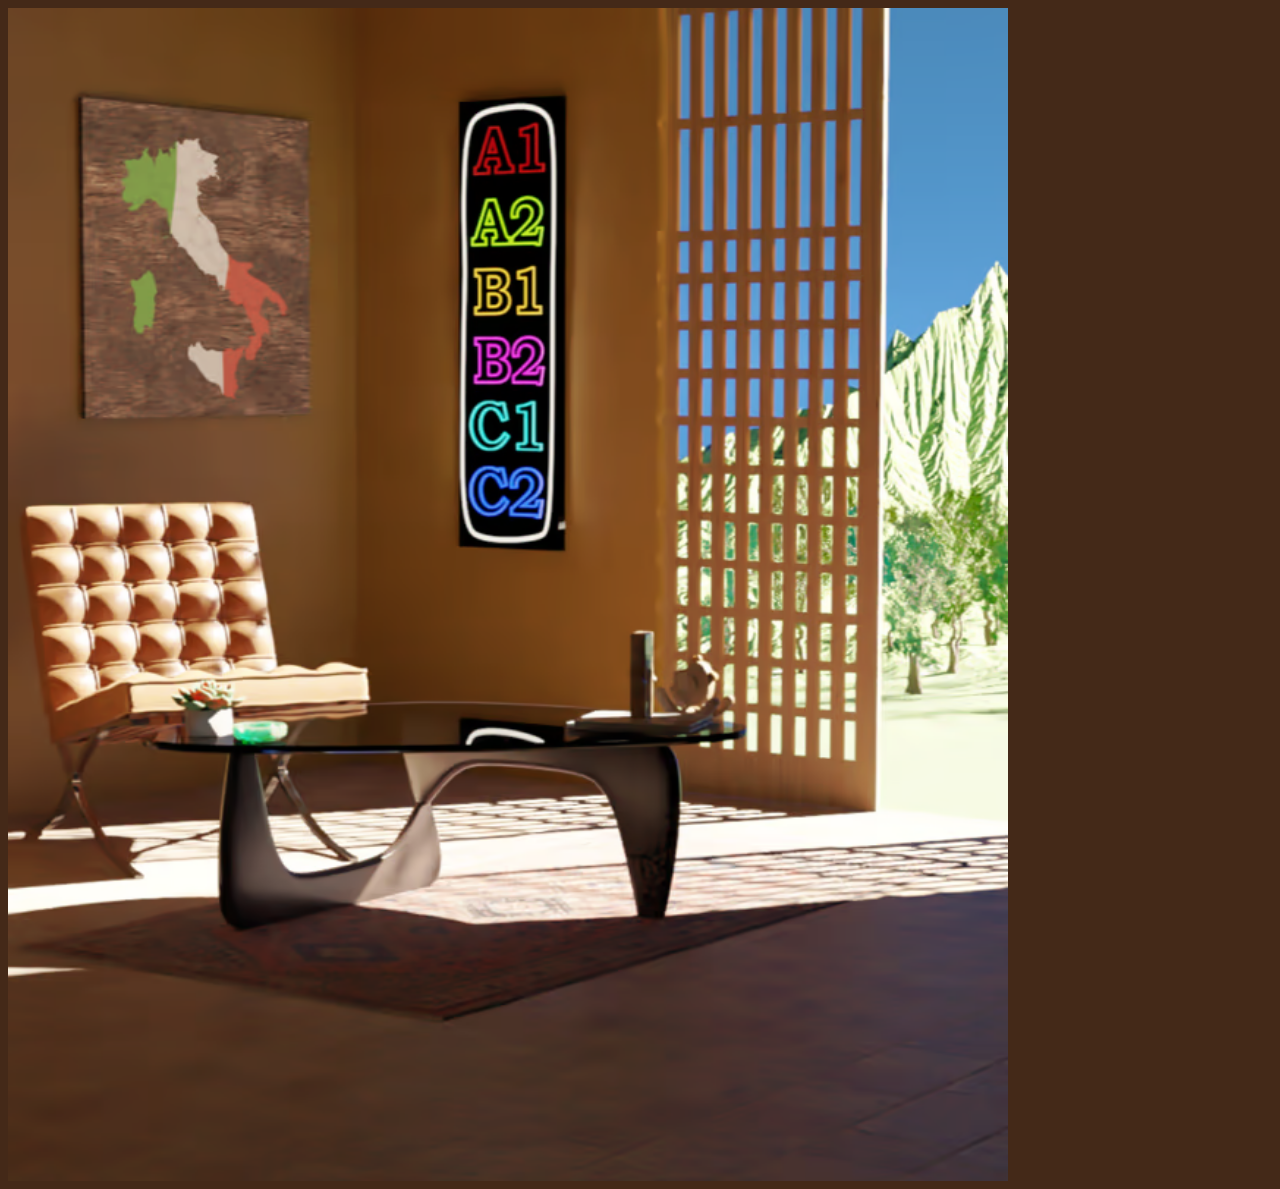
<file: materials.html>
<!DOCTYPE html>
<html><head><link rel="stylesheet" href="styles/teach-mat-others.css"> 

<head> </head>
 


<body>

   <body style="background-color: #442918;">
 </body>

 <section class="surface">  
   <img class="img-back" src="img/back2.avif">
    <a class="A1" href="materialsA1.html"></a>
    
</section>

  



</body>
</file>
<file: styles/teach-mat-others.css>
.bodymaterials {
  background: rgb #502f15;
}


.img-back {
 width: 1000px;
 height: auto;
 display: block;
}

.img-back:hover {
  cursor: default;
}
</file>
